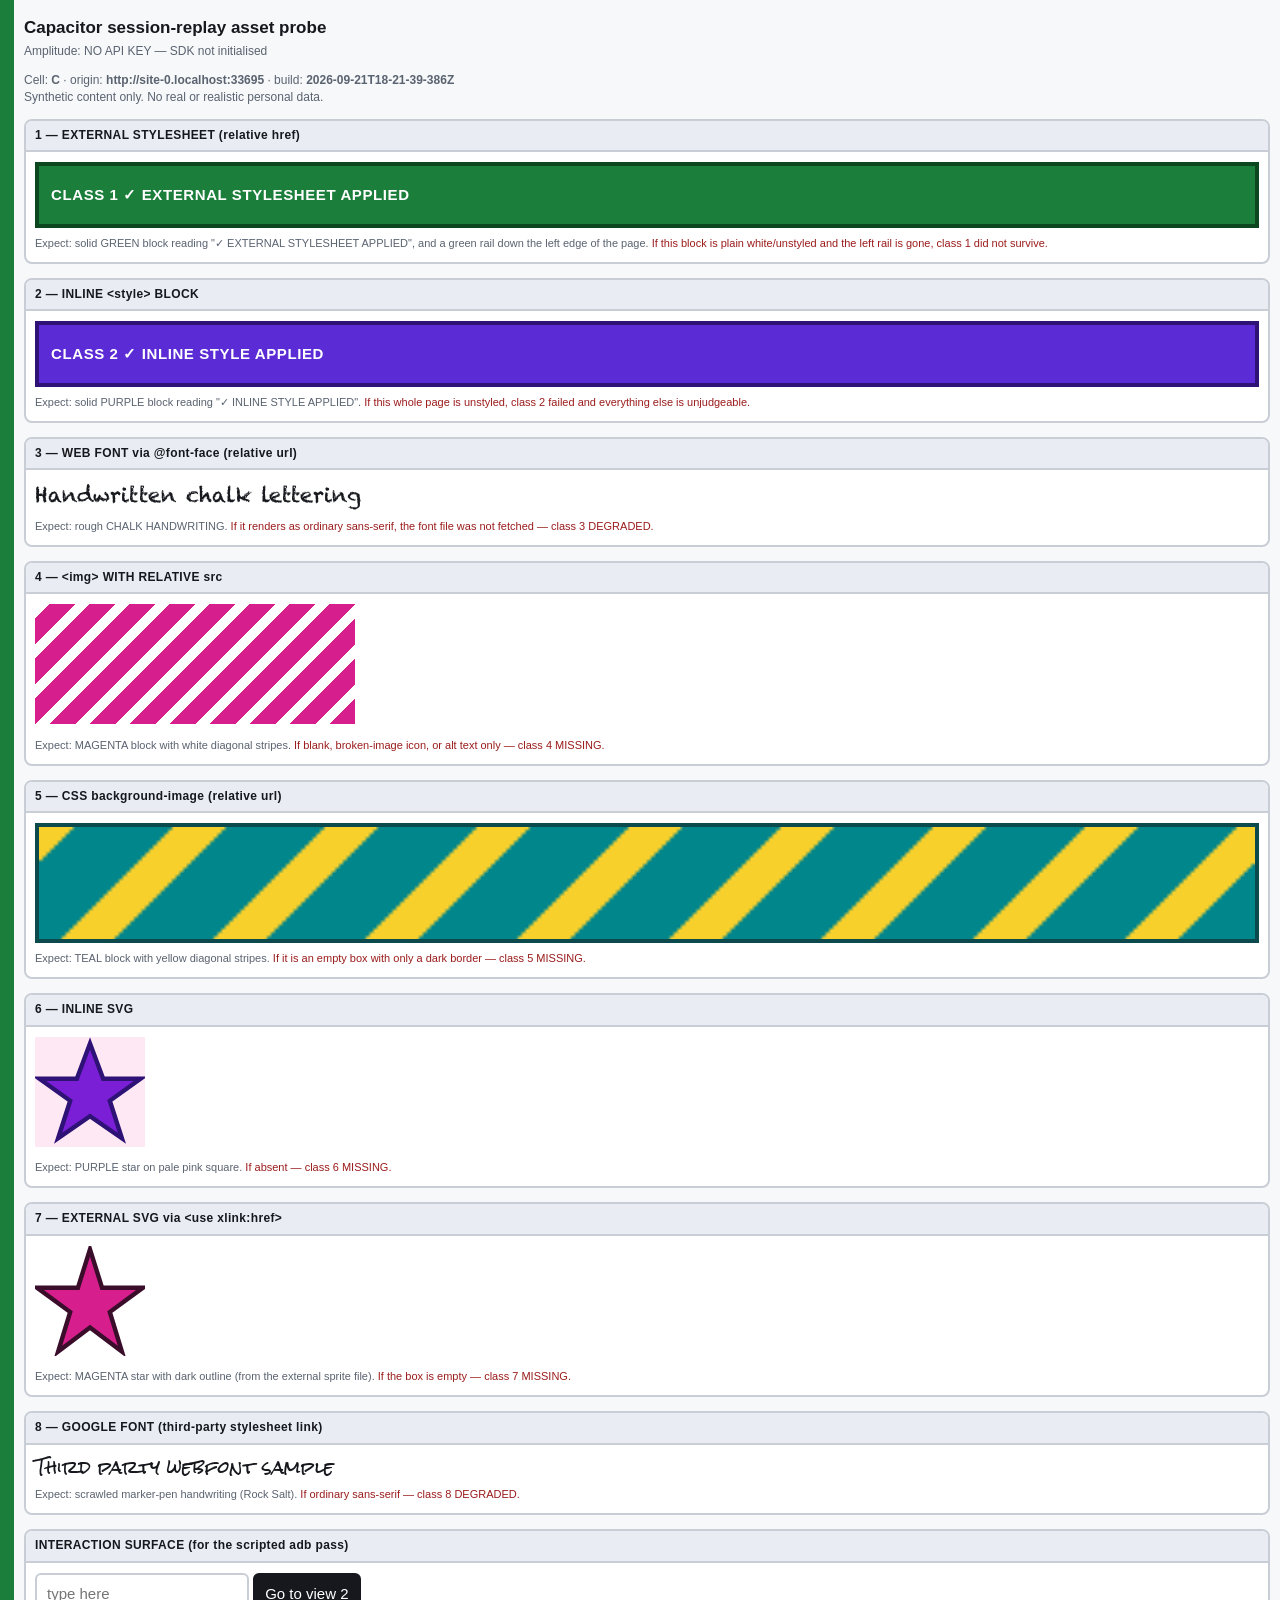
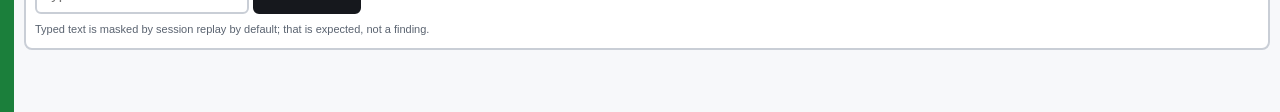
<file: index.html>
<!doctype html>
<html lang="en">
<head>
<meta charset="utf-8">
<meta name="viewport" content="width=device-width, initial-scale=1, viewport-fit=cover">
<title>Capacitor replay probe</title>

<!-- ASSET CLASS 1: external stylesheet, relative href -->
<link rel="stylesheet" href="css/probe.css">

<!-- ASSET CLASS 8: Google Font via the standard third-party stylesheet link -->
<link rel="preconnect" href="https://fonts.googleapis.com">
<link rel="preconnect" href="https://fonts.gstatic.com" crossorigin>
<link rel="stylesheet" href="https://fonts.googleapis.com/css2?family=Rock+Salt&display=swap">

<!-- ASSET CLASS 2: inline <style> block.
     Also carries the page chrome, deliberately: if the external stylesheet
     fails, the page must stay readable so the other seven classes can still
     be judged. Classes 3 and 5 are declared here so they test the ASSET
     fetch, not the stylesheet delivery. -->
<style>
  :root { --ink:#16181d; --line:#c9ced6; }
  * { box-sizing: border-box; }
  body { margin:0; padding:10px 10px 48px; background:#f7f8fa; color:var(--ink);
         font:15px/1.45 -apple-system, BlinkMacSystemFont, "Segoe UI", Roboto, sans-serif; }
  h1 { font-size:17px; margin:6px 0 2px; }
  .sub { font-size:12px; color:#5a6370; margin:0 0 12px; }
  .card { border:2px solid var(--line); background:#fff; border-radius:8px;
          margin:0 0 14px; overflow:hidden; }
  .hd { background:#e9edf3; border-bottom:2px solid var(--line); padding:6px 9px;
        font-size:12px; font-weight:700; letter-spacing:.03em; }
  .bd { padding:10px 9px; }
  .expect { font-size:11px; color:#5a6370; margin-top:8px; display:block; }
  .fail { color:#9b1c1c; }

  /* ASSET CLASS 2 marker — proves the inline <style> block itself survived */
  .c2-marker { background:#5b2bd6; color:#fff; border:4px solid #2e1276;
               padding:18px 12px; font-weight:700; letter-spacing:.04em; }
  .c2-marker::after { content:" ✓ INLINE STYLE APPLIED"; }

  /* ASSET CLASS 3 — web font via @font-face, relative url() */
  @font-face {
    font-family: "ProbeFace";
    src: url("fonts/ProbeFace.ttf") format("truetype");
    font-display: block;
  }
  .c3-marker { font-family:"ProbeFace", sans-serif; font-size:21px; }

  /* ASSET CLASS 5 — CSS background-image, relative url() */
  .c5-marker { height:120px; border:4px solid #0d4a4d;
               background-image:url("img/bg.png");
               background-repeat:no-repeat; background-position:center;
               background-size:cover; }

  /* ASSET CLASS 8 — Google Font applied */
  .c8-marker { font-family:"Rock Salt", sans-serif; font-size:17px; }

  input, button { font:inherit; padding:8px 10px; border:2px solid var(--line);
                  border-radius:6px; background:#fff; }
  button { background:#16181d; color:#fff; border-color:#16181d; }
  #view2 { display:none; }
  body.v2 #view1 { display:none; }
  body.v2 #view2 { display:block; }
</style>
</head>
<body>

<h1>Capacitor session-replay asset probe</h1>
<p class="sub">Cell: <b id="cellid">?</b> &middot; origin: <b id="origin">?</b> &middot; build: <b id="buildid">?</b><br>
Synthetic content only. No real or realistic personal data.</p>

<div id="view1">

  <div class="card">
    <div class="hd">1 — EXTERNAL STYLESHEET (relative href)</div>
    <div class="bd">
      <div class="c1-marker">CLASS 1</div>
      <span class="expect">Expect: solid GREEN block reading "✓ EXTERNAL STYLESHEET APPLIED", and a
      green rail down the left edge of the page. <span class="fail">If this block is plain white/unstyled
      and the left rail is gone, class 1 did not survive.</span></span>
    </div>
  </div>

  <div class="card">
    <div class="hd">2 — INLINE &lt;style&gt; BLOCK</div>
    <div class="bd">
      <div class="c2-marker">CLASS 2</div>
      <span class="expect">Expect: solid PURPLE block reading "✓ INLINE STYLE APPLIED".
      <span class="fail">If this whole page is unstyled, class 2 failed and everything else is unjudgeable.</span></span>
    </div>
  </div>

  <div class="card">
    <div class="hd">3 — WEB FONT via @font-face (relative url)</div>
    <div class="bd">
      <div class="c3-marker">Handwritten chalk lettering</div>
      <span class="expect">Expect: rough CHALK HANDWRITING. <span class="fail">If it renders as ordinary
      sans-serif, the font file was not fetched — class 3 DEGRADED.</span></span>
    </div>
  </div>

  <div class="card">
    <div class="hd">4 — &lt;img&gt; WITH RELATIVE src</div>
    <div class="bd">
      <img id="c4img" src="img/photo.png" alt="magenta and white striped test image" width="320" height="120">
      <span class="expect">Expect: MAGENTA block with white diagonal stripes.
      <span class="fail">If blank, broken-image icon, or alt text only — class 4 MISSING.</span></span>
    </div>
  </div>

  <div class="card">
    <div class="hd">5 — CSS background-image (relative url)</div>
    <div class="bd">
      <div class="c5-marker"></div>
      <span class="expect">Expect: TEAL block with yellow diagonal stripes.
      <span class="fail">If it is an empty box with only a dark border — class 5 MISSING.</span></span>
    </div>
  </div>

  <div class="card">
    <div class="hd">6 — INLINE SVG</div>
    <div class="bd">
      <svg width="110" height="110" viewBox="0 0 100 100" role="img" aria-label="inline svg star">
        <rect x="0" y="0" width="100" height="100" fill="#fde8f4"/>
        <polygon points="50,6 62,38 96,38 68,58 79,92 50,72 21,92 32,58 4,38 38,38"
                 fill="#7a1fd6" stroke="#2e1276" stroke-width="4"/>
      </svg>
      <span class="expect">Expect: PURPLE star on pale pink square.
      <span class="fail">If absent — class 6 MISSING.</span></span>
    </div>
  </div>

  <div class="card">
    <div class="hd">7 — EXTERNAL SVG via &lt;use xlink:href&gt;</div>
    <div class="bd">
      <svg width="110" height="110" role="img" aria-label="external svg sprite star">
        <use xlink:href="svg/sprite.svg#probe-ext-star" href="svg/sprite.svg#probe-ext-star"></use>
      </svg>
      <span class="expect">Expect: MAGENTA star with dark outline (from the external sprite file).
      <span class="fail">If the box is empty — class 7 MISSING.</span></span>
    </div>
  </div>

  <div class="card">
    <div class="hd">8 — GOOGLE FONT (third-party stylesheet link)</div>
    <div class="bd">
      <div class="c8-marker">Third party webfont sample</div>
      <span class="expect">Expect: scrawled marker-pen handwriting (Rock Salt).
      <span class="fail">If ordinary sans-serif — class 8 DEGRADED.</span></span>
    </div>
  </div>

  <div class="card">
    <div class="hd">INTERACTION SURFACE (for the scripted adb pass)</div>
    <div class="bd">
      <input id="probeinput" type="text" placeholder="type here" autocomplete="off">
      <button id="gonext">Go to view 2</button>
      <span class="expect">Typed text is masked by session replay by default; that is expected, not a finding.</span>
    </div>
  </div>

</div>

<div id="view2">
  <div class="card">
    <div class="hd">VIEW 2 — post-navigation</div>
    <div class="bd">
      <p>Second view, reached by in-page navigation. Exists so the replay contains a route change.</p>
      <div class="c1-marker">CLASS 1 (view 2)</div>
      <img src="img/photo.png" alt="magenta striped test image" width="320" height="120">
      <button id="goback">Back to view 1</button>
    </div>
  </div>
</div>

<script src="js/amp-config.js"></script>
<script src="js/amp.js"></script>
<script>
  document.getElementById('origin').textContent = location.origin || '(opaque)';
  document.getElementById('gonext').addEventListener('click', function () {
    document.body.classList.add('v2');
    location.hash = '#view2';
  });
  document.getElementById('goback').addEventListener('click', function () {
    document.body.classList.remove('v2');
    location.hash = '#view1';
  });
</script>
</body>
</html>
</file>
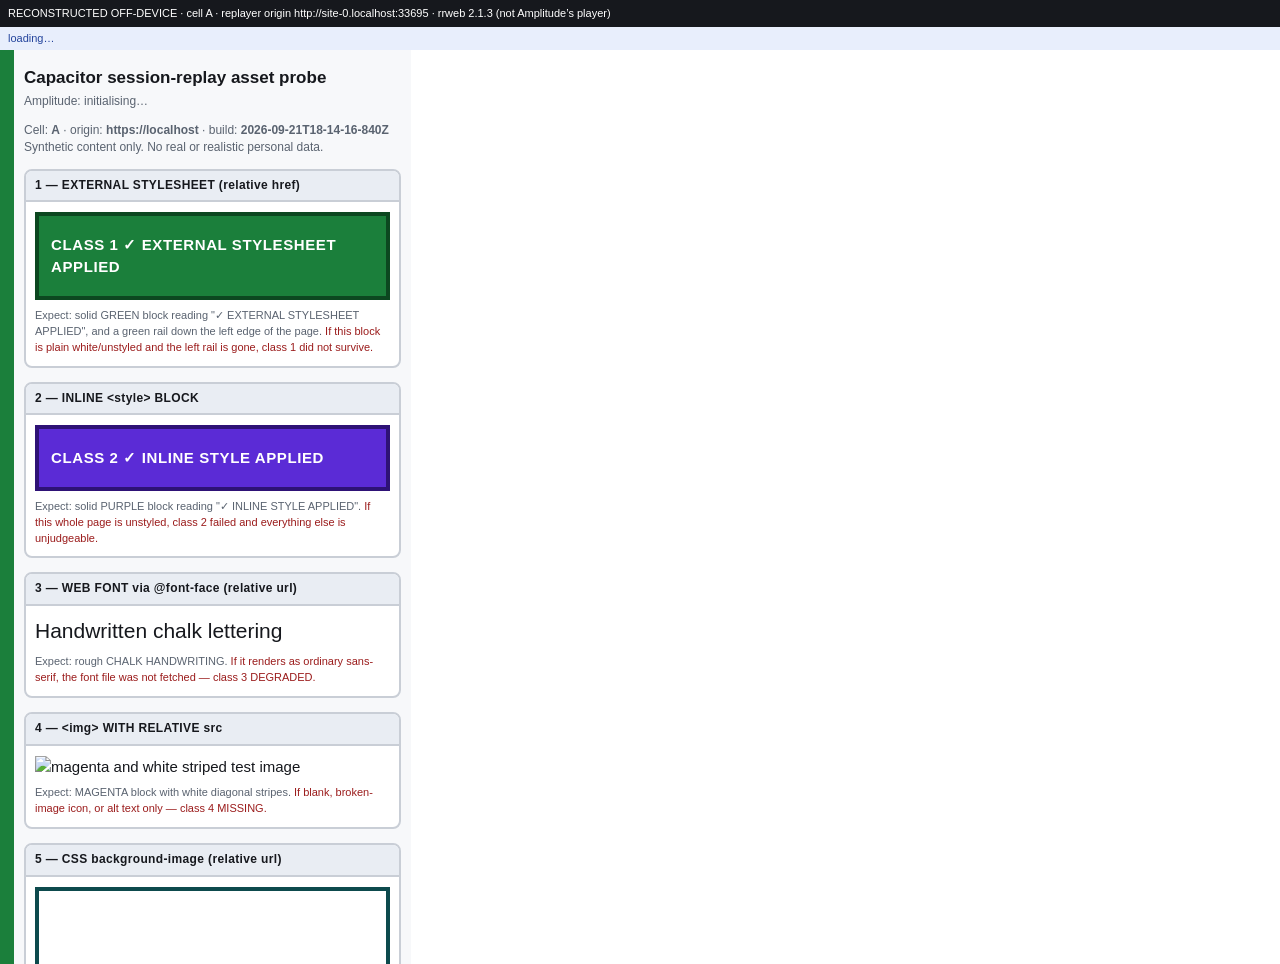
<file: replay/index.html>
<!doctype html>
<html lang="en">
<head>
<meta charset="utf-8">
<meta name="viewport" content="width=411, initial-scale=1">
<title>Off-device replay harness</title>
<style>
  html,body { margin:0; padding:0; background:#fff; }
  #banner { font:11px/1.35 -apple-system, sans-serif; background:#16181d; color:#fff;
            padding:6px 8px; }
  #status { font:11px/1.35 -apple-system, sans-serif; background:#e8eefc; color:#23439c;
            padding:4px 8px; }
  #root { width:411px; }
  #root iframe { border:0 !important; width:411px !important; display:block; }
  .replayer-wrapper { transform:none !important; }
  .replayer-mouse, .replayer-mouse-tail { display:none !important; }
</style>
</head>
<body>
<div id="banner">loading…</div>
<div id="status">loading…</div>
<div id="root"></div>
<script src="replay.js"></script>
</body>
</html>
</file>
<file: css/probe.css>
/* ASSET CLASS 1 — external stylesheet, loaded by relative href.
   Deliberately the ONLY thing this file does, so that its failure is
   attributable to class 1 alone and does not collapse the rest of the page.
   All layout lives in the inline <style> block (class 2) on purpose. */

.c1-marker {
  background: #1b7f3b;
  color: #fff;
  border: 4px solid #0c4720;
  padding: 18px 12px;
  font-weight: 700;
  letter-spacing: .04em;
}

.c1-marker::after {
  content: " ✓ EXTERNAL STYLESHEET APPLIED";
}

body {
  /* second, page-wide tell for class 1: the left rail turns solid green */
  border-left: 14px solid #1b7f3b;
}
</file>
